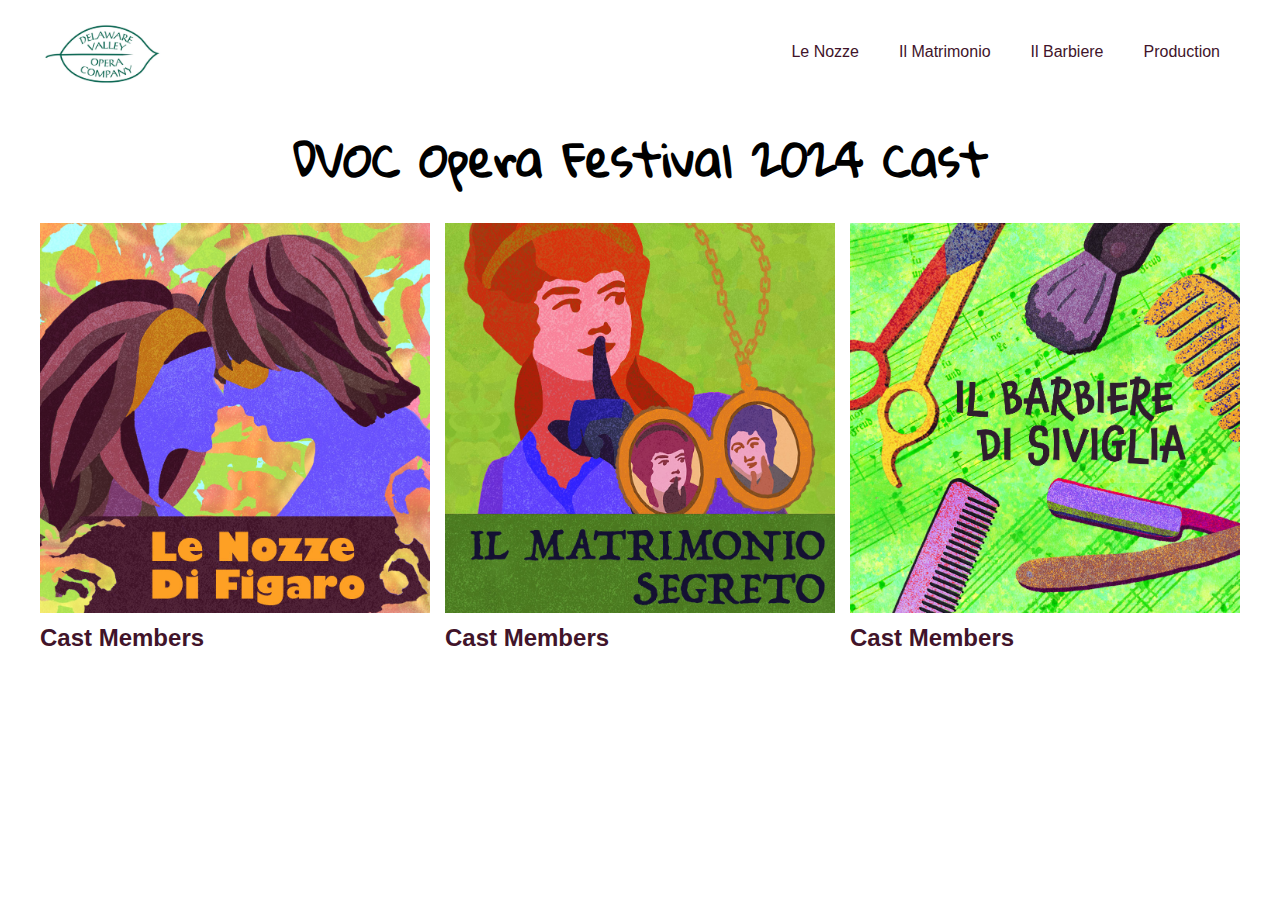
<file: index.html>
<!DOCTYPE html>
<html lang="en">
  <head>
    <meta charset="UTF-8" />
    <meta name="viewport" content="width=device-width, initial-scale=1.0" />
    <link rel="preconnect" href="https://fonts.googleapis.com" />
    <link rel="preconnect" href="https://fonts.gstatic.com" crossorigin />
    <link
      href="https://fonts.googleapis.com/css2?family=Gloria+Hallelujah&display=swap"
      rel="stylesheet"
    />
    <link rel="stylesheet" href="styles.css" />
    <title>Summer Opera Festival 2024 Cast</title>
  </head>
  <body>
    <div class="outer_container">
      <div class="navigation">
        <div class="logo_container"> <img class="logo" src="images/DVOC_Leaf_Logo.jpg" alt=""></div>
        <ul class="nav_flex">
            <!-- <li><a href="home.html"></a>Home</li> -->
            <li><a href="Figaro.html">Le Nozze</a></li>
            <li><a href="Secret_Marriage.html">Il Matrimonio</a></li>
            <li><a href="Barber.html">Il Barbiere</a></li>
            <li><a href="production.html">Production</a></li>
        </ul>

       </div>
      <h1 class="cast_header">DVOC Opera Festival 2024 Cast</h1>
      <div class="flex_container">
        <div class="figaro">
          <a href="Figaro.html"> <img class="main_picture_figaro" src="images/nozze.jpg" alt="" />
          <h2 class="cast_link"> Cast Members</h2></a>
        </div>
        <div class="secret">
          <a href="Secret_Marriage.html">
          <img class="main_picture_secret" src="images/secret-marriage.jpg" alt="" />
          <h2 class="cast_link"> Cast Members</h2></a>
        </div>
        <div class="barber">
          <a href="Barber.html">
          <img class="main_picture_barber" src="images/barber.jpg" alt="" />
          <h2 class="cast_link">Cast Members</h2></a>
        </div>
      </div>
    </div>
  </body>
</html>
</file>
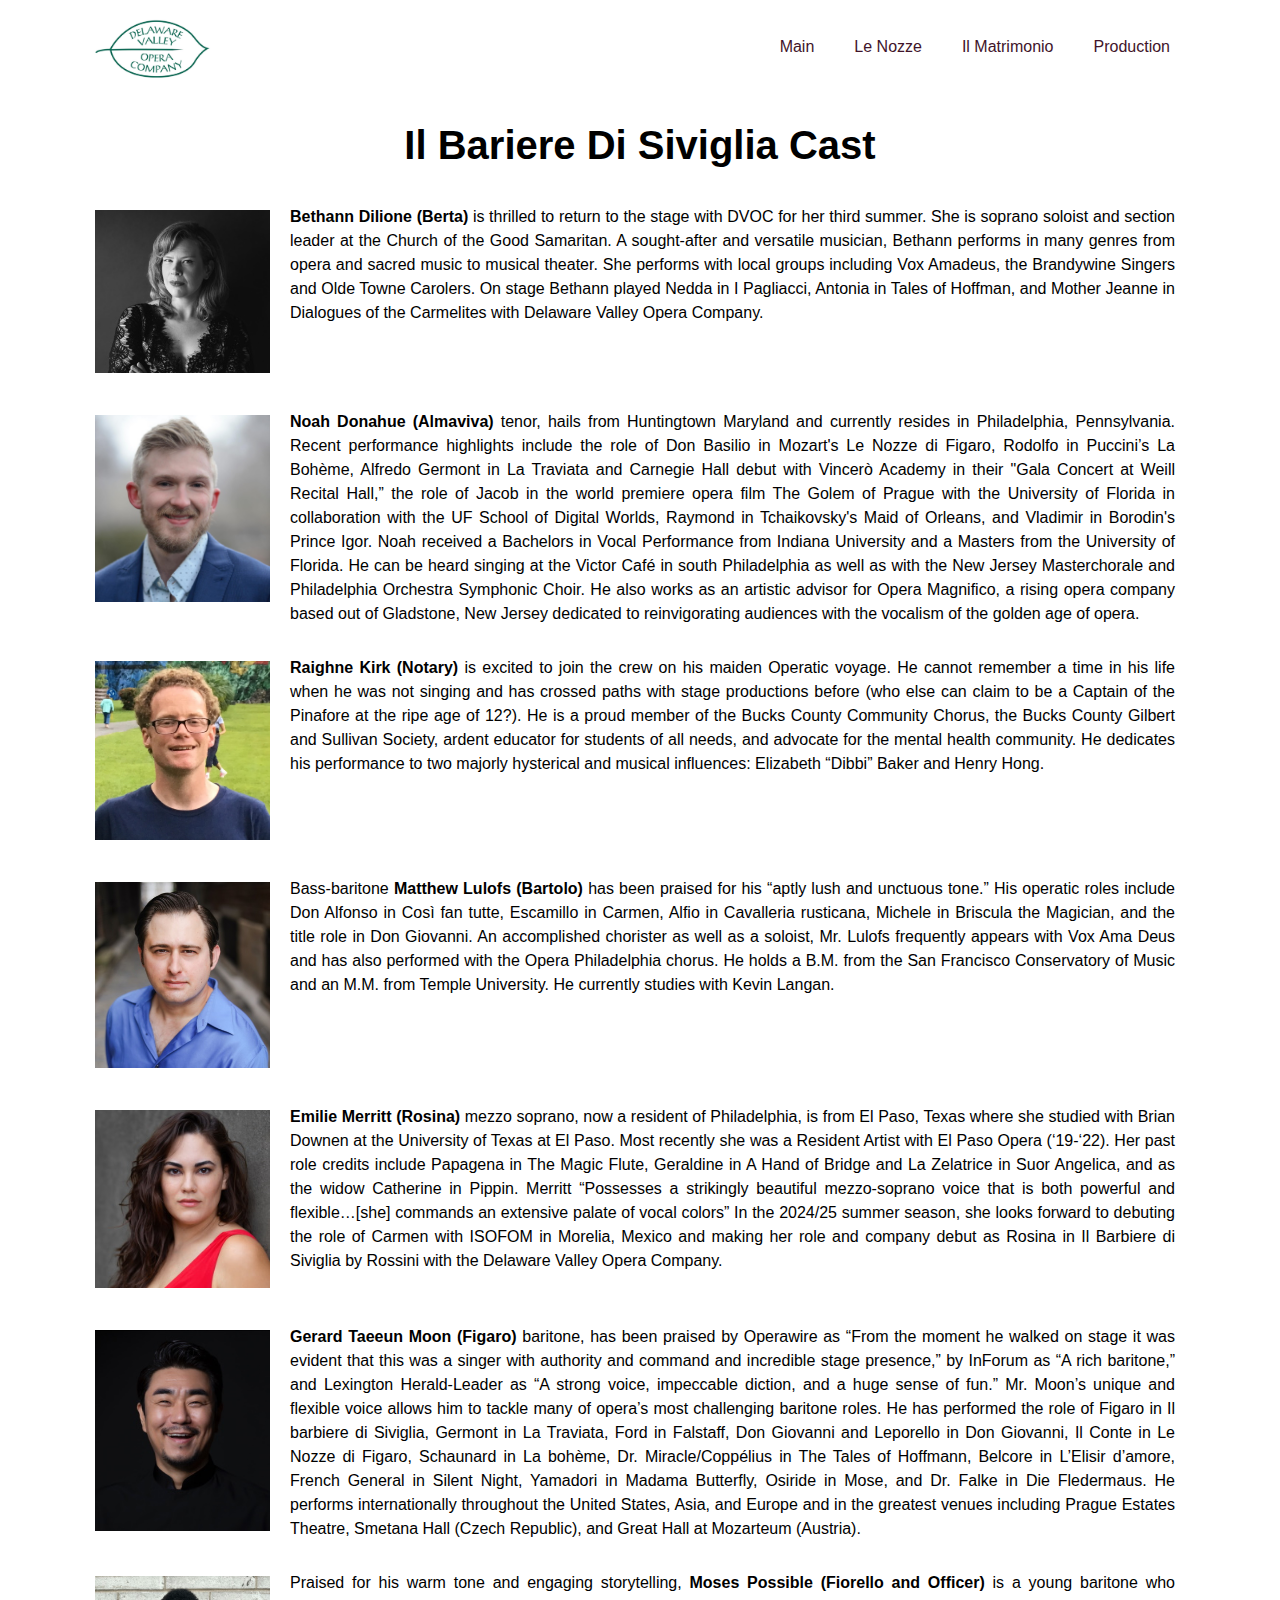
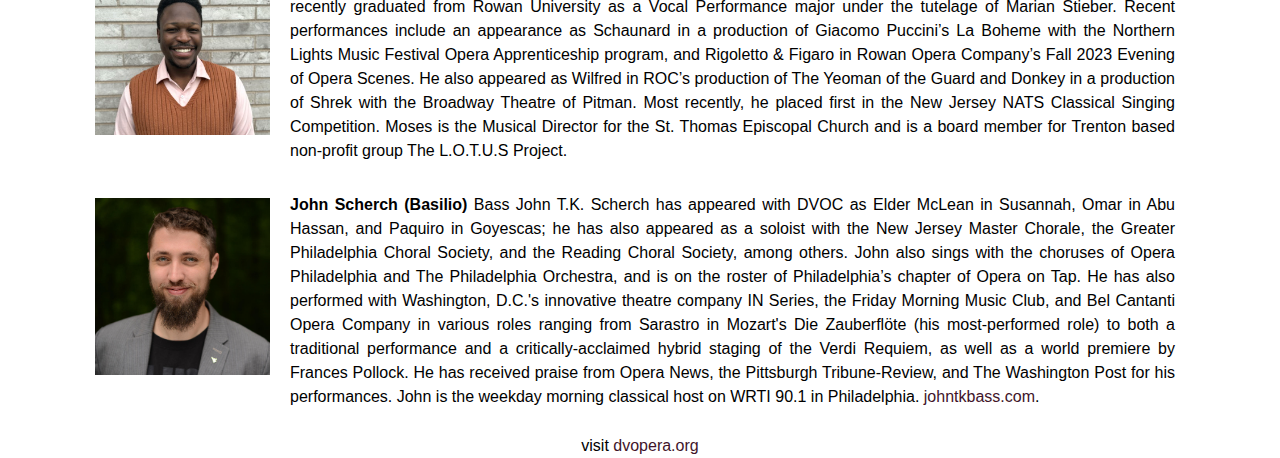
<file: Barber.html>
<!DOCTYPE html>
<html lang="en">
  <head>
    <meta charset="UTF-8" />
    <meta name="viewport" content="width=device-width, initial-scale=1.0" />
    <link rel="stylesheet" href="styles.css" />
    <title>Il Barbiere Di Siviglia Cast</title>
  </head>
  <body>
    <div class="wrapper">

      <div class="navigation">
        <div class="logo_container"> <img class="logo" src="images/DVOC_Leaf_Logo.jpg" alt=""></div>
        <ul class="nav_flex">
            <li><a href="index.html">Main</a></li>
            <li><a href="Figaro.html">Le Nozze</a></li>
            <li><a href="Secret_Marriage.html">Il Matrimonio</a></li>
            <!-- <li><a href="Barber.html">Barber</a></li> -->
            <li><a href="production.html">Production</a></li>
        </ul>     
       </div>

      <h1>Il Bariere Di Siviglia Cast</h1>
      <div class="flex_container_cast">
        <div class="cast">
          <div class="photo-container">
            <img class="photo" src="images/barber_cast/BethannDilione_crop.jpg" />
          </div>
          <div class="bio">
            <span>Bethann Dilione (Berta)</span> is thrilled to return to the stage with DVOC for her third summer. She is soprano soloist and section leader at the Church of the Good Samaritan. A sought-after and versatile musician, Bethann performs in many genres from opera and sacred music to musical theater. She performs with local groups including Vox Amadeus, the Brandywine Singers and Olde Towne Carolers. On stage Bethann played Nedda in I Pagliacci, Antonia in Tales of Hoffman, and Mother Jeanne in Dialogues of the Carmelites with Delaware Valley Opera Company. 

          </div>
        </div>


        <div class="cast">
          <div class="photo_container">
            <img class="photo" src="images/barber_cast/NoahDonahue_crop.jpg" />
          </div>
          <div class="bio">
            <span>Noah Donahue (Almaviva)</span>  tenor, hails from Huntingtown Maryland and currently resides in
            Philadelphia, Pennsylvania. Recent performance highlights include the role of Don Basilio in Mozart's Le Nozze di Figaro, Rodolfo in Puccini’s La Bohème, Alfredo Germont in La Traviata and Carnegie Hall debut with Vincerò Academy in their "Gala Concert at Weill Recital Hall,” the role of Jacob in the world premiere opera film The Golem of Prague with the University of Florida in collaboration with the UF School of Digital Worlds, Raymond in Tchaikovsky's Maid of Orleans, and Vladimir in Borodin's Prince Igor.
            Noah received a Bachelors in Vocal Performance from Indiana University and a Masters from the University of Florida. He can be heard singing at the Victor Café in south
            Philadelphia as well as with the New Jersey Masterchorale and Philadelphia Orchestra
            Symphonic Choir. He also works as an artistic advisor for Opera Magnifico, a rising opera company based out of Gladstone, New Jersey dedicated to reinvigorating audiences with the vocalism of the golden age of opera.
          </div>
        </div>


        <div class="cast">
          <div class="photo_container">
            <img class="photo" src="images/barber_cast/Raighne-Kirk-crop.jpg" />
          </div>
          <div class="bio">
            <span>Raighne Kirk (Notary)</span> is excited to join the crew on his maiden Operatic voyage. He cannot remember a time in his life when he was not singing and has crossed paths with stage productions before (who else can claim to be a Captain of the Pinafore at the ripe age of 12?). He is a proud member of the Bucks County Community Chorus, the Bucks County Gilbert and Sullivan Society, ardent educator for students of all needs, and advocate for the mental health community. He dedicates his performance to two majorly hysterical and musical influences: Elizabeth “Dibbi” Baker and Henry Hong.
          </div>
        </div>


        <div class="cast">
          <div class="photo_container">
            <img class="photo" src="images/barber_cast/MatthewLulofs_crop.jpg" />
          </div>
          <div class="bio">
            Bass-baritone<span> Matthew Lulofs (Bartolo)</span> has been praised for his “aptly lush and unctuous tone.” His operatic roles include Don Alfonso in Così fan tutte, Escamillo in Carmen, Alfio in Cavalleria rusticana, Michele in Briscula the Magician, and the title role in Don Giovanni. An accomplished chorister as well as a soloist, Mr. Lulofs frequently appears with Vox Ama Deus and has also performed with the Opera Philadelphia chorus. He holds a B.M. from the San Francisco Conservatory of Music and an M.M. from Temple University. He currently studies with Kevin Langan.
          </div>
        </div>

        <div class="cast">
          <div class="photo-container">
            <img class="photo" src="images/barber_cast/EmilieMerritt_crop.jpg" />
          </div>
          <div class="bio">
            <span>Emilie Merritt (Rosina)</span> mezzo soprano, now a resident of Philadelphia, is from El Paso, Texas where she studied with Brian Downen  at the University of Texas at El Paso. Most recently she was a Resident Artist with El Paso Opera  (‘19-‘22). Her past role credits include Papagena in The Magic Flute, Geraldine in A Hand of Bridge and La Zelatrice in Suor Angelica, and as the widow Catherine in Pippin. 
            Merritt “Possesses a strikingly beautiful mezzo-soprano voice that is both powerful and flexible…[she] commands an extensive palate of vocal colors” In the 2024/25 summer season, she looks forward to debuting the role of Carmen with ISOFOM in Morelia, Mexico and making her role and company debut as Rosina in Il Barbiere di Siviglia by Rossini with the Delaware Valley Opera Company. 
          </div>
        </div>



        <div class="cast">
          <div class="photo-container">
            <img class="photo" src="images/barber_cast/MoonTae-eun_crop.jpg" />
          </div>
          <div class="bio">
            <span>Gerard Taeeun Moon (Figaro)</span> baritone, has been praised by Operawire as “From the moment he walked on stage it was evident that this was a singer with authority and command and incredible stage presence,” by InForum as “A rich baritone,” and Lexington Herald-Leader as “A strong voice, impeccable diction, and a huge sense of fun.”
            Mr. Moon’s unique and flexible voice allows him to tackle many of opera’s most challenging baritone roles. He has performed the role of Figaro in Il barbiere di Siviglia, Germont in La Traviata, Ford in Falstaff, Don Giovanni and Leporello in Don Giovanni, Il Conte in Le Nozze di Figaro, Schaunard in La bohème, Dr. Miracle/Coppélius in The Tales of Hoffmann, Belcore in L’Elisir d’amore, French General in Silent Night, Yamadori in Madama Butterfly, Osiride in Mose, and Dr. Falke in Die Fledermaus.
            He performs internationally throughout the United States, Asia, and Europe and in the greatest venues including Prague Estates Theatre, Smetana Hall (Czech Republic), and Great Hall at Mozarteum (Austria).
          </div>
        </div>


        <div class="cast">
          <div class="photo_container">
            <img class="photo" src="images/barber_cast/MosesPossible_sml.jpg" />
          </div>
          <div class="bio">
            Praised for his warm tone and engaging storytelling, <span>Moses Possible (Fiorello and Officer)</span> is a young baritone who recently graduated from  Rowan University as a Vocal Performance major under the tutelage of Marian Stieber. Recent performances include an appearance as Schaunard in a production of Giacomo Puccini’s La Boheme with the Northern Lights Music Festival Opera Apprenticeship program, and Rigoletto & Figaro in Rowan Opera Company’s Fall 2023 Evening of Opera Scenes. He also appeared as Wilfred in ROC’s production of The Yeoman of the Guard and Donkey in a production of Shrek with the Broadway Theatre of Pitman. Most recently, he placed first in the New Jersey NATS Classical Singing Competition. Moses is the Musical Director for the St. Thomas Episcopal Church and is a board member for Trenton based non-profit group The L.O.T.U.S Project. 
          </div>
        </div>

        <div class="cast">
          <div class="photo-container">
            <img class="photo" src="images/barber_cast/JohnScherch_crop.png" />
          </div>
          <div class="bio">
            <span>John Scherch (Basilio)</span> Bass John T.K. Scherch has appeared with DVOC as Elder McLean in Susannah, Omar in Abu Hassan, and Paquiro in Goyescas; he has also appeared as a soloist with the New Jersey Master Chorale, the Greater Philadelphia Choral Society, and the Reading Choral Society, among others. John also sings with the choruses of Opera Philadelphia and The Philadelphia Orchestra, and is on the roster of Philadelphia’s chapter of Opera on Tap. He has also performed with Washington, D.C.'s innovative theatre company IN Series, the Friday Morning Music Club, and Bel Cantanti Opera Company in various roles ranging from Sarastro in Mozart's Die Zauberflöte (his most-performed role) to both a traditional performance and a critically-acclaimed hybrid staging of the Verdi Requiem, as well as a world premiere by Frances Pollock. He has received praise from Opera News, the Pittsburgh Tribune-Review, and The Washington Post for his performances. John is the weekday morning classical host on WRTI 90.1 in Philadelphia. <a href="https://www.johnscherch.com/bass-home/">johntkbass.com</a>.
          </div>
        </div>
<!-- 
        <div class="cast">
          <div class="photo_container">
            <img class="photo" src="img/Brenton_Mattox_crop.jpg" />
          </div>
          <div class="bio">
            <span>Lily Carmicheal (Chorus Director)</span> BIO.
          </div>
        </div> -->

     </div>   
   </div>

   <footer>visit <a href="http://dvopera.org">dvopera.org</a></footer>


  </body>
</html>
</file>
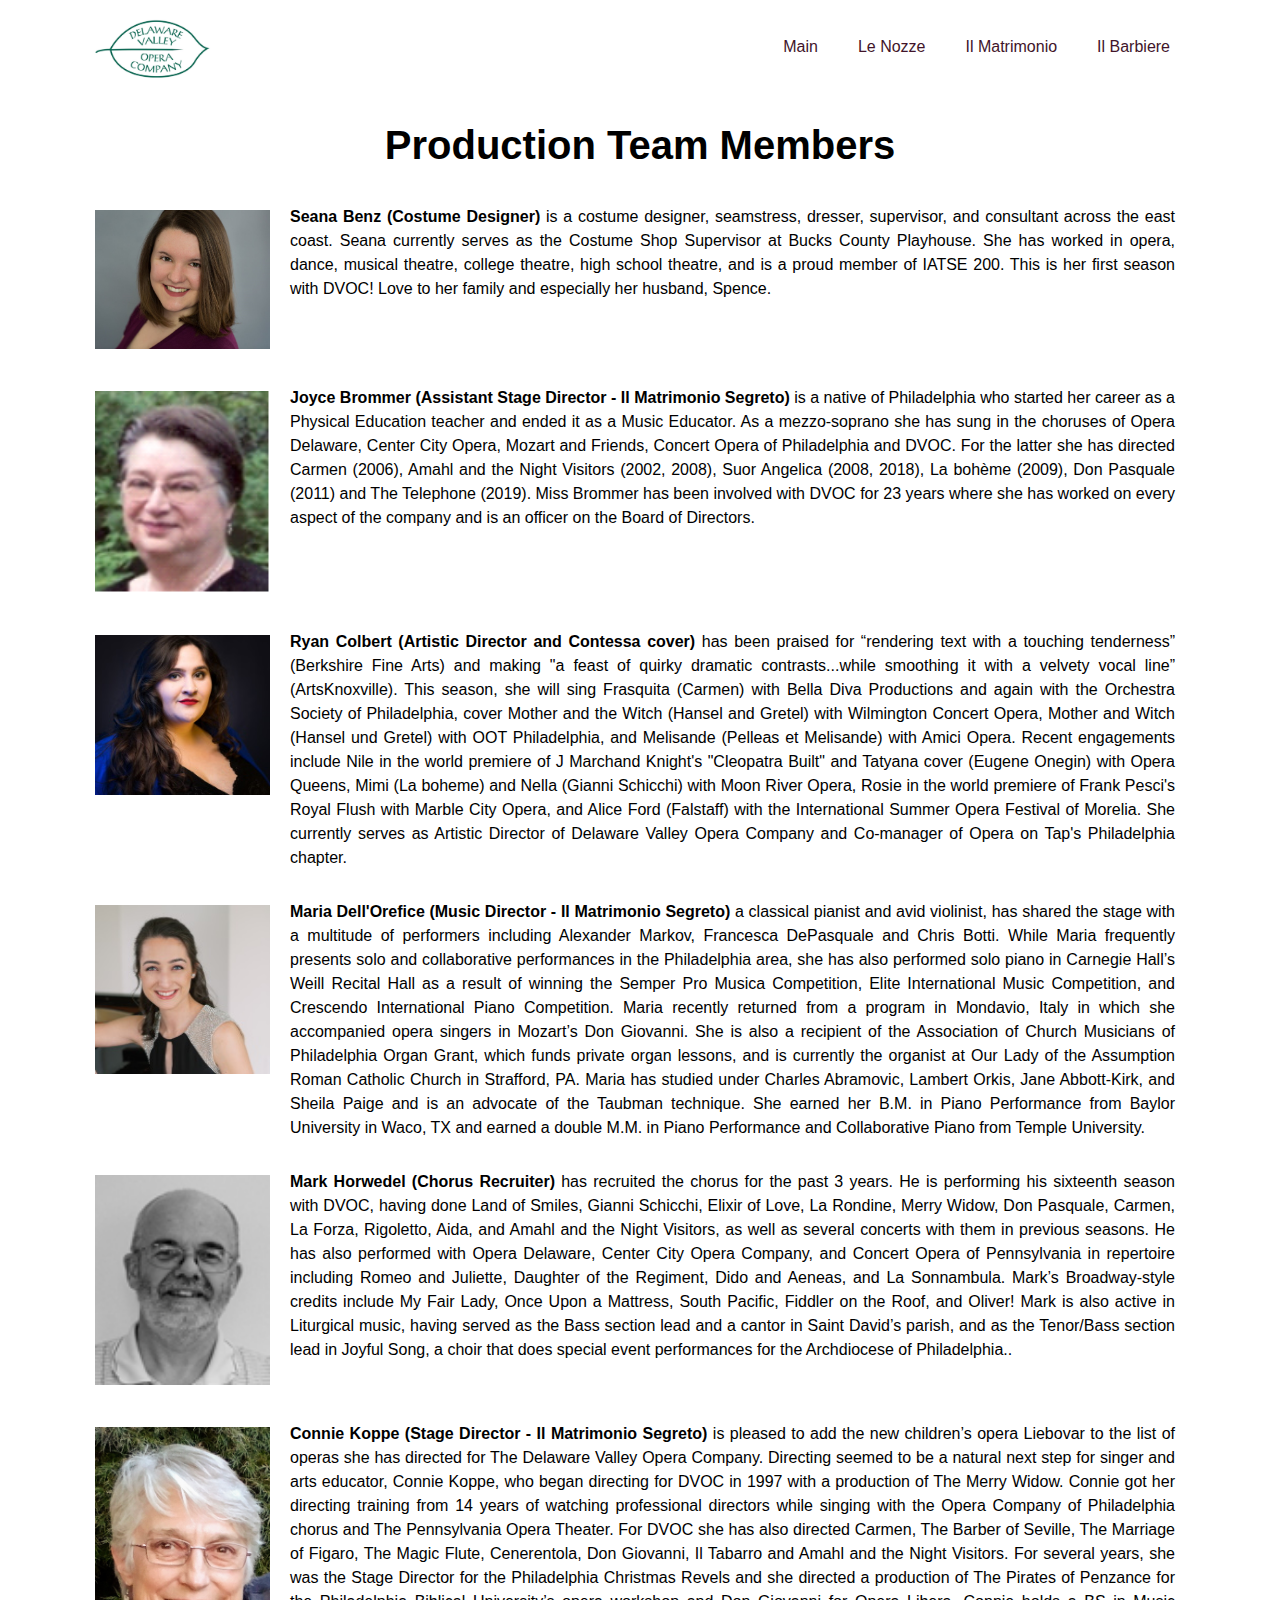
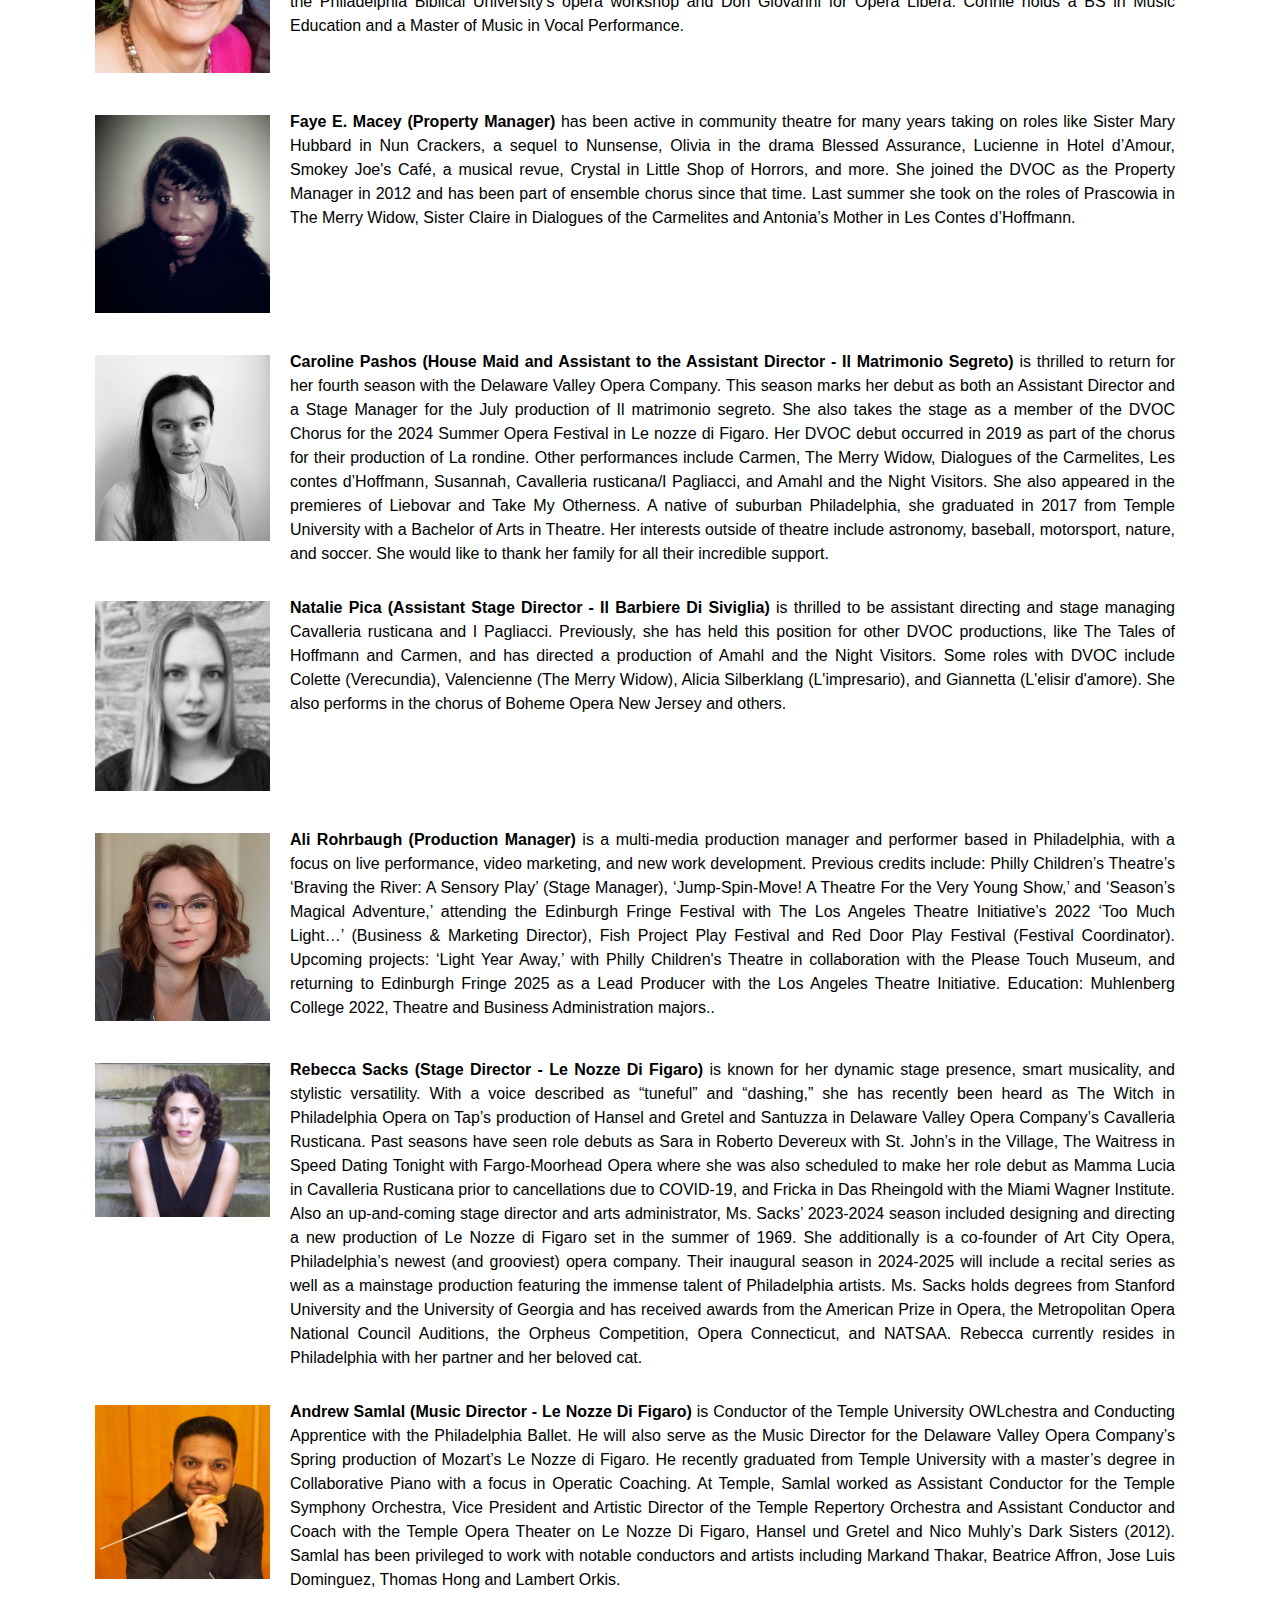
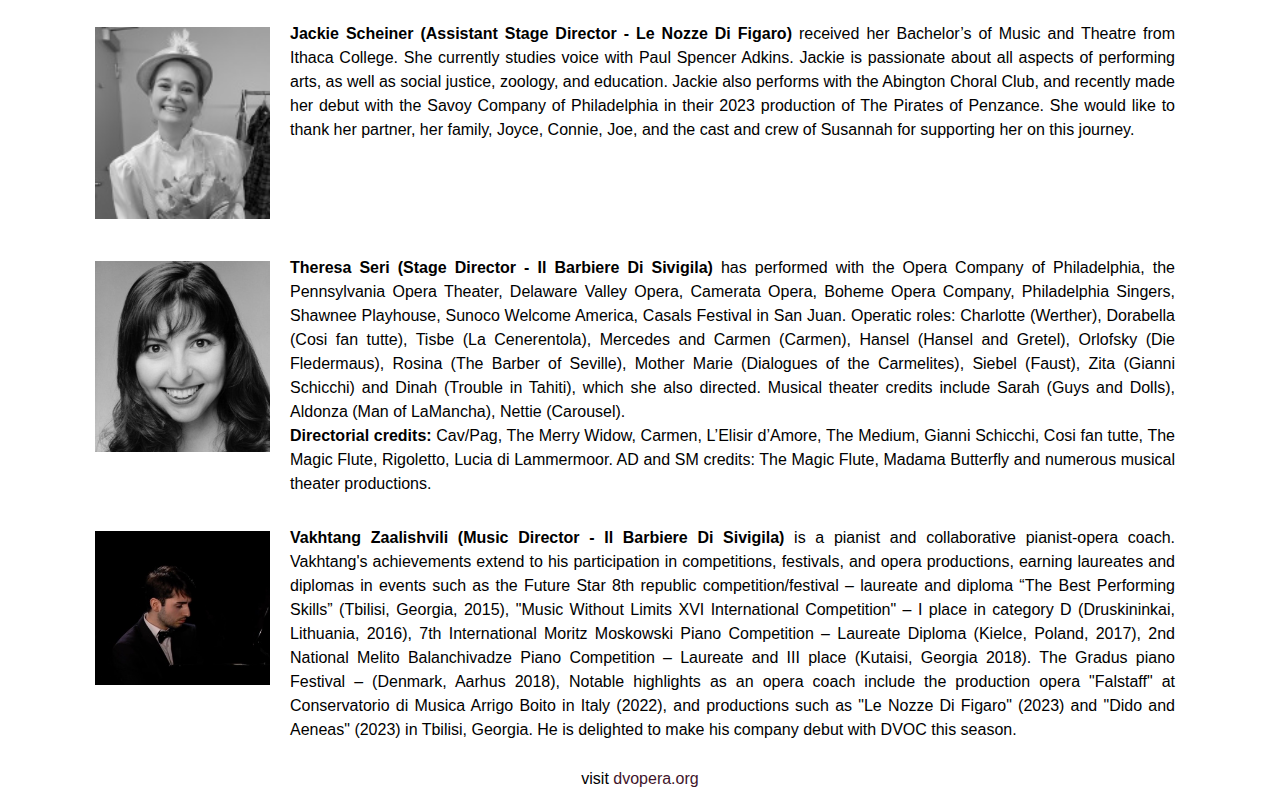
<file: production.html>
<!DOCTYPE html>
<html lang="en">
<head>
    <meta charset="UTF-8">
    <meta name="viewport" content="width=device-width, initial-scale=1.0">
    <link rel="stylesheet" href="styles.css">
    <title>Production Team</title>
</head>
<body>
    <div class="wrapper">
       <div class="navigation">
        <div class="logo_container"> <img class="logo" src="images/DVOC_Leaf_Logo.jpg" alt=""></div>
        <ul class="nav_flex">
            <li><a href="index.html">Main</a></li>
            <li><a href="Figaro.html">Le Nozze</a></li>
            <li><a href="Secret_Marriage.html">Il Matrimonio</a></li>
            <li><a href="Barber.html">Il Barbiere</a></li>
            <!-- <li><a href="production.html">Production Team</a></li> -->
        </ul>     
       </div>

        <h1>Production Team Members</h1>
        <div class="flex_container_cast">          
            
          <div class="cast">
            <div class="photo_container">
              <img class="photo" src="images/production/SeanaBenzheadshot2_sml.jpg" />
            </div>
            <div class="bio">
              <span>Seana Benz (Costume Designer)</span> is a costume designer, seamstress, dresser, supervisor, and consultant across the east coast. Seana currently serves as the Costume Shop Supervisor at Bucks County Playhouse. She has worked in opera, dance, musical theatre, college theatre, high school theatre, and is a proud member of IATSE 200. This is her first season with DVOC! Love to her family and especially her husband, Spence.
            </div>
          </div>
            
          <div class="cast">
            <div class="photo_container">
              <img class="photo" src="images/production/Joyce_Bommer.png" />
            </div>
            <div class="bio">
              <span>Joyce Brommer (Assistant Stage Director - Il Matrimonio Segreto) </span> is a native
              of Philadelphia who started her career as a Physical Education
              teacher and ended it as a Music Educator. As a mezzo-soprano she has
              sung in the choruses of Opera Delaware, Center City Opera, Mozart
              and Friends, Concert Opera of Philadelphia and DVOC. For the latter
              she has directed Carmen (2006), Amahl and the Night Visitors (2002,
              2008), Suor Angelica (2008, 2018), La bohème (2009), Don Pasquale
              (2011) and The Telephone (2019). Miss Brommer has been involved with
              DVOC for 23 years where she has worked on every aspect of the
              company and is an officer on the Board of Directors.
            </div>
          </div>
            
        <div class="cast">
            <div class="photo_container">
              <img class="photo" src="images/figaro_cast/RyanColbert_crop.jpg" />
            </div>
            <div class="bio">
              <span>Ryan Colbert (Artistic Director and Contessa cover)</span> has been praised for “rendering text with a touching tenderness” (Berkshire Fine Arts) and making "a feast of quirky dramatic contrasts...while smoothing it with a velvety vocal line” (ArtsKnoxville). This season, she will sing Frasquita (Carmen) with Bella Diva Productions and again with the Orchestra Society of Philadelphia, cover Mother and the Witch (Hansel and Gretel) with Wilmington Concert Opera, Mother and Witch (Hansel und Gretel) with OOT Philadelphia, and Melisande (Pelleas et Melisande) with Amici Opera. Recent engagements include Nile in the world premiere of J Marchand Knight's "Cleopatra Built" and Tatyana cover (Eugene Onegin) with Opera Queens, Mimi (La boheme) and Nella (Gianni Schicchi) with Moon River Opera, Rosie in the world premiere of Frank Pesci's Royal Flush with Marble City Opera, and Alice Ford (Falstaff) with the International Summer Opera Festival of Morelia. She currently serves as Artistic Director of Delaware Valley Opera Company and Co-manager of Opera on Tap's Philadelphia chapter.
            </div>
          </div>
          
           
          <div class="cast">
            <div class="photo_container">
              <img class="photo" src="images/production/MariaDellOrefice_crop.jpg" />
            </div>
            <div class="bio">
              <span>Maria Dell'Orefice (Music Director - Il Matrimonio Segreto)</span> a classical pianist and avid violinist, has shared the stage with a multitude of performers including Alexander Markov, Francesca DePasquale and Chris Botti. While Maria frequently presents solo and collaborative performances in the Philadelphia area, she has also performed solo piano in Carnegie Hall’s Weill Recital Hall as a result of winning the Semper Pro Musica Competition, Elite International Music Competition, and Crescendo International Piano Competition. Maria recently returned from a program in Mondavio, Italy in which she accompanied opera singers in Mozart’s Don Giovanni. She is also a recipient of the Association of Church Musicians of Philadelphia Organ Grant, which funds private organ lessons, and is currently the organist at Our Lady of the Assumption Roman Catholic Church in Strafford, PA. Maria has studied under Charles Abramovic, Lambert Orkis, Jane Abbott-Kirk, and Sheila Paige and is an advocate of the Taubman technique. She earned her B.M. in Piano Performance from Baylor University in Waco, TX and earned a double M.M. in Piano Performance and Collaborative Piano from Temple University.
            </div>
          </div>


  
          <div class="cast">
            <div class="photo_container">
              <img class="photo" src="images/production/MarkHorwedel.png" />
            </div>
            <div class="bio">
              <span>Mark Horwedel (Chorus Recruiter)</span> has recruited the chorus for the past 3 years. He is performing his sixteenth season with DVOC, having done Land of Smiles, Gianni Schicchi, Elixir of Love, La Rondine, Merry Widow, Don Pasquale, Carmen, La Forza, Rigoletto, Aida, and Amahl and the Night Visitors, as well as several concerts with them in previous seasons. He has also performed with Opera Delaware, Center City Opera Company, and Concert Opera of Pennsylvania in repertoire including Romeo and Juliette, Daughter of the Regiment, Dido and Aeneas, and La Sonnambula. Mark’s Broadway-style credits include My Fair Lady, Once Upon a Mattress, South Pacific, Fiddler on the Roof, and Oliver! Mark is also active in Liturgical music, having served as the Bass section lead and a cantor in Saint David’s parish, and as the Tenor/Bass section lead in Joyful Song, a choir that does special event performances for the Archdiocese of Philadelphia..
            </div>
          </div>



          <div class="cast">
            <div class="photo_container">
              <img class="photo" src="images/production/Connie-Koppe_newer.jpg" />
            </div>
            <div class="bio">
              <span>Connie Koppe (Stage Director - Il Matrimonio Segreto)</span> is pleased to add the new children’s opera Liebovar to the list of operas she has directed for The Delaware Valley Opera Company. Directing seemed to be a natural next step for singer and arts educator, Connie Koppe, who began directing for DVOC in 1997 with a production of The Merry Widow. Connie got her directing training from 14 years of watching professional directors while singing with the Opera Company of Philadelphia chorus and The Pennsylvania Opera Theater. For DVOC she has also directed Carmen, The Barber of Seville, The Marriage of Figaro, The Magic Flute, Cenerentola, Don Giovanni, Il Tabarro and Amahl and the Night Visitors. For several years, she was the Stage Director for the Philadelphia Christmas Revels and she directed a production of The Pirates of Penzance for the Philadelphia Biblical University’s opera workshop and Don Giovanni for Opera Libera. Connie holds a BS in Music Education and a Master of Music in Vocal Performance. 
            </div>
          </div>

  
          <div class="cast">
            <div class="photo_container">
              <img class="photo" src="images/production/Faye Macey.png" />
            </div>
            <div class="bio">
              <span>Faye E. Macey (Property Manager)</span> has been active in community theatre for many years taking on roles like Sister Mary Hubbard in Nun Crackers, a sequel to Nunsense, Olivia in the drama Blessed Assurance, Lucienne in Hotel d’Amour, Smokey Joe's Café, a musical revue, Crystal in Little Shop of Horrors, and more. She joined the DVOC as the Property Manager in 2012 and has been part of ensemble chorus since that time. Last summer she took on the roles of Prascowia in The Merry Widow, Sister Claire in Dialogues of the Carmelites and Antonia’s Mother in Les Contes d’Hoffmann.
            </div>
          </div>

          
          <div class="cast">
            <div class="photo_container">
              <img class="photo" src="images/matrimonio_cast/CarolinePashos_crop.jpg" />
            </div>
            <div class="bio">
              <span>Caroline Pashos (House Maid and Assistant to the Assistant Director - Il Matrimonio Segreto)</span> is thrilled to return for her fourth season with the Delaware Valley Opera Company. This season marks her debut as both an Assistant Director and a Stage Manager for the July production of Il matrimonio segreto. She also takes the stage as a member of the DVOC Chorus for the 2024 Summer Opera Festival in Le nozze di Figaro. Her DVOC debut occurred in 2019 as part of the chorus for their production of La rondine. Other performances include Carmen, The Merry Widow, Dialogues of the Carmelites, Les contes d’Hoffmann, Susannah, Cavalleria rusticana/I Pagliacci, and Amahl and the Night Visitors. She also appeared in the premieres of Liebovar and Take My Otherness. A native of suburban Philadelphia, she graduated in 2017 from Temple University with a Bachelor of Arts in Theatre. Her interests outside of theatre include astronomy, baseball, motorsport, nature, and soccer. She would like to thank her family for all their incredible support. 
            </div>
          </div>


          <div class="cast">
            <div class="photo_container">
              <img class="photo" src="images/production/NataliePica_crop.jpg" />
            </div>
            <div class="bio">
              <span>Natalie Pica (Assistant Stage Director - Il Barbiere Di Siviglia)</span> is thrilled to be assistant directing and stage managing Cavalleria rusticana and I Pagliacci. Previously, she has held this position for other DVOC productions, like The  Tales of Hoffmann and Carmen, and has directed a production of Amahl and the Night Visitors. Some roles with DVOC include Colette (Verecundia), Valencienne (The Merry Widow), Alicia Silberklang (L'impresario), and Giannetta (L'elisir d'amore). She also performs in the chorus of Boheme Opera New Jersey and others.
            </div>
          </div>

  
          <div class="cast">
            <div class="photo_container">
              <img class="photo" src="images/production/Ali_Rohrbaugh_HS_crop.jpg" />
            </div>
            <div class="bio">
              <span>Ali Rohrbaugh (Production Manager)</span> is a multi-media production manager and performer based in Philadelphia, with a focus on live performance, video marketing, and new work development. Previous credits include: Philly Children’s Theatre’s ‘Braving the River: A Sensory Play’ (Stage Manager), ‘Jump-Spin-Move! A Theatre For the Very Young Show,’ and ‘Season’s Magical Adventure,’ attending the Edinburgh Fringe Festival with The Los Angeles Theatre Initiative’s 2022 ‘Too Much Light…’ (Business & Marketing Director), Fish Project Play Festival and Red Door Play Festival (Festival Coordinator). Upcoming projects: ‘Light Year Away,’ with Philly Children's Theatre in collaboration with the Please Touch Museum, and returning to Edinburgh Fringe 2025 as a Lead Producer with the Los Angeles Theatre Initiative. Education: Muhlenberg College 2022, Theatre and Business Administration majors..
            </div>
          </div>

          <div class="cast">
            <div class="photo_container">
              <img class="photo" src="images/production/Sacks_Rebecca_Headshot_crop.jpg" />
            </div>
            <div class="bio">
              <span>Rebecca Sacks (Stage Director - Le Nozze Di Figaro)</span> is known for her dynamic stage presence, smart musicality, and stylistic versatility. With a voice described as “tuneful” and “dashing,” she has recently been heard as The Witch in Philadelphia Opera on Tap’s production of Hansel and Gretel and Santuzza in Delaware Valley Opera Company’s Cavalleria Rusticana.  Past seasons have seen role debuts as Sara in Roberto Devereux with St. John’s in the Village, The Waitress in  Speed Dating Tonight  with Fargo-Moorhead Opera where she was also scheduled to make her role debut as Mamma Lucia in Cavalleria Rusticana prior to cancellations due to COVID-19, and Fricka in Das Rheingold with the Miami Wagner Institute. 
              Also an up-and-coming stage director and arts administrator, Ms. Sacks’ 2023-2024 season included designing and directing a new production of Le Nozze di Figaro set in the summer of 1969. She additionally is a co-founder of Art City Opera, Philadelphia’s newest (and grooviest) opera company. Their inaugural season in 2024-2025 will include a recital series as well as a mainstage production featuring the immense talent of Philadelphia artists.
              Ms. Sacks holds degrees from Stanford University and the University of Georgia and has received awards from the American Prize in Opera, the Metropolitan Opera National Council Auditions, the Orpheus Competition, Opera Connecticut, and NATSAA. Rebecca currently resides in Philadelphia with her partner and her beloved cat.
            </div>
          </div>

  
          <div class="cast">
            <div class="photo_container">
              <img class="photo" src="images/production/AndrewSamlal-Color.jpg" />
            </div>
            <div class="bio">
              <span>Andrew Samlal (Music Director - Le Nozze Di Figaro)</span> is Conductor of the Temple University OWLchestra and Conducting Apprentice with the Philadelphia Ballet. He will also serve as the Music Director for the Delaware Valley Opera Company’s Spring production of Mozart’s Le Nozze di Figaro. He recently graduated from Temple University with a master’s degree in Collaborative Piano with a focus in Operatic Coaching. At Temple, Samlal worked as Assistant Conductor for the Temple Symphony Orchestra, Vice President and Artistic Director of the Temple Repertory Orchestra and Assistant Conductor and Coach with the Temple Opera Theater on Le Nozze Di Figaro, Hansel und Gretel and Nico Muhly’s Dark Sisters (2012). Samlal has been privileged to work with notable conductors and artists including Markand Thakar, Beatrice Affron, Jose Luis Dominguez, Thomas Hong and Lambert Orkis.  
              
            </div>
          </div>

          <div class="cast">
            <div class="photo_container">
              <img class="photo" src="images/production/JackieScheiner_crop.jpg" />
            </div>
            <div class="bio">
              <span>Jackie Scheiner (Assistant Stage Director - Le Nozze Di Figaro)</span> received her Bachelor’s of Music and Theatre from Ithaca  College. She currently studies voice with Paul Spencer Adkins. Jackie is passionate about all aspects of performing arts, as well as social justice, zoology, and education. Jackie also performs with the Abington Choral Club, and recently made her debut with the Savoy Company of Philadelphia in their 2023 production of The Pirates of Penzance. She would like to thank her partner, her family, Joyce, Connie, Joe, and the cast and crew of Susannah for supporting her on this journey.
            </div>
          </div>

          
  
          <div class="cast">
            <div class="photo_container">
              <img class="photo" src="images/production/TerrySheri_crop.jpg" />
            </div>
            <div class="bio">
              <span>Theresa Seri (Stage Director - Il Barbiere Di Sivigila)</span> has performed
              with the Opera Company of Philadelphia, the Pennsylvania Opera
              Theater, Delaware Valley Opera, Camerata Opera, Boheme Opera
              Company, Philadelphia Singers, Shawnee Playhouse, Sunoco Welcome
              America, Casals Festival in San Juan. Operatic roles: Charlotte
              (Werther), Dorabella (Cosi fan tutte), Tisbe (La Cenerentola),
              Mercedes and Carmen (Carmen), Hansel (Hansel and Gretel), Orlofsky
              (Die Fledermaus), Rosina (The Barber of Seville), Mother Marie
              (Dialogues of the Carmelites), Siebel (Faust), Zita (Gianni Schicchi)
              and Dinah (Trouble in Tahiti), which she also directed. Musical theater
              credits include Sarah (Guys and Dolls), Aldonza (Man of LaMancha),
              Nettie (Carousel).
              <p><span>Directorial credits:</span> Cav/Pag, The Merry Widow, Carmen, L’Elisir
                d’Amore, The Medium, Gianni Schicchi, Cosi fan tutte, The Magic
                Flute, Rigoletto, Lucia di Lammermoor. AD and SM credits: The
                Magic Flute, Madama Butterfly and numerous musical theater
                productions.</p>
            </div>
          </div>

  
          <div class="cast">
            <div class="photo_container">
              <img class="photo" src="images/production/Vakhtang.jpg" />
            </div>
            <div class="bio">
              <span>Vakhtang Zaalishvili (Music Director - Il Barbiere Di Sivigila)</span> is a pianist and collaborative pianist-opera coach. Vakhtang's achievements extend to his participation in competitions, festivals, and opera productions, earning laureates and diplomas in events such as the Future Star 8th republic competition/festival – laureate and diploma “The Best Performing Skills” (Tbilisi, Georgia, 2015), "Music Without Limits XVI International Competition" – I place in category D (Druskininkai, Lithuania, 2016), 7th International Moritz Moskowski Piano Competition – Laureate Diploma (Kielce, Poland, 2017), 2nd National Melito Balanchivadze Piano Competition – Laureate and III place (Kutaisi, Georgia 2018). The Gradus piano Festival – (Denmark, Aarhus 2018), Notable highlights as an opera coach include the production opera "Falstaff" at Conservatorio di Musica Arrigo Boito in Italy (2022), and productions such as "Le Nozze Di Figaro" (2023) and "Dido and Aeneas" (2023) in Tbilisi, Georgia. He is delighted to make his company debut with DVOC this season.
            </div>
          </div>
  




       </div>   
      </div> <!-- Outer div container end-->

    

  <!-- 
          <div class="cast">
            <div class="photo_container">
              <img class="photo" src="img/Brenton_Mattox_crop.jpg" />
            </div>
            <div class="bio">
              <span>Lily Carmicheal (Chorus Director)</span> BIO.
            </div>
          </div> -->
  
       </div>   
     </div>
  
     <footer>visit <a href="http://dvopera.org">dvopera.org</a></footer>
  
</body>
</html>
</file>
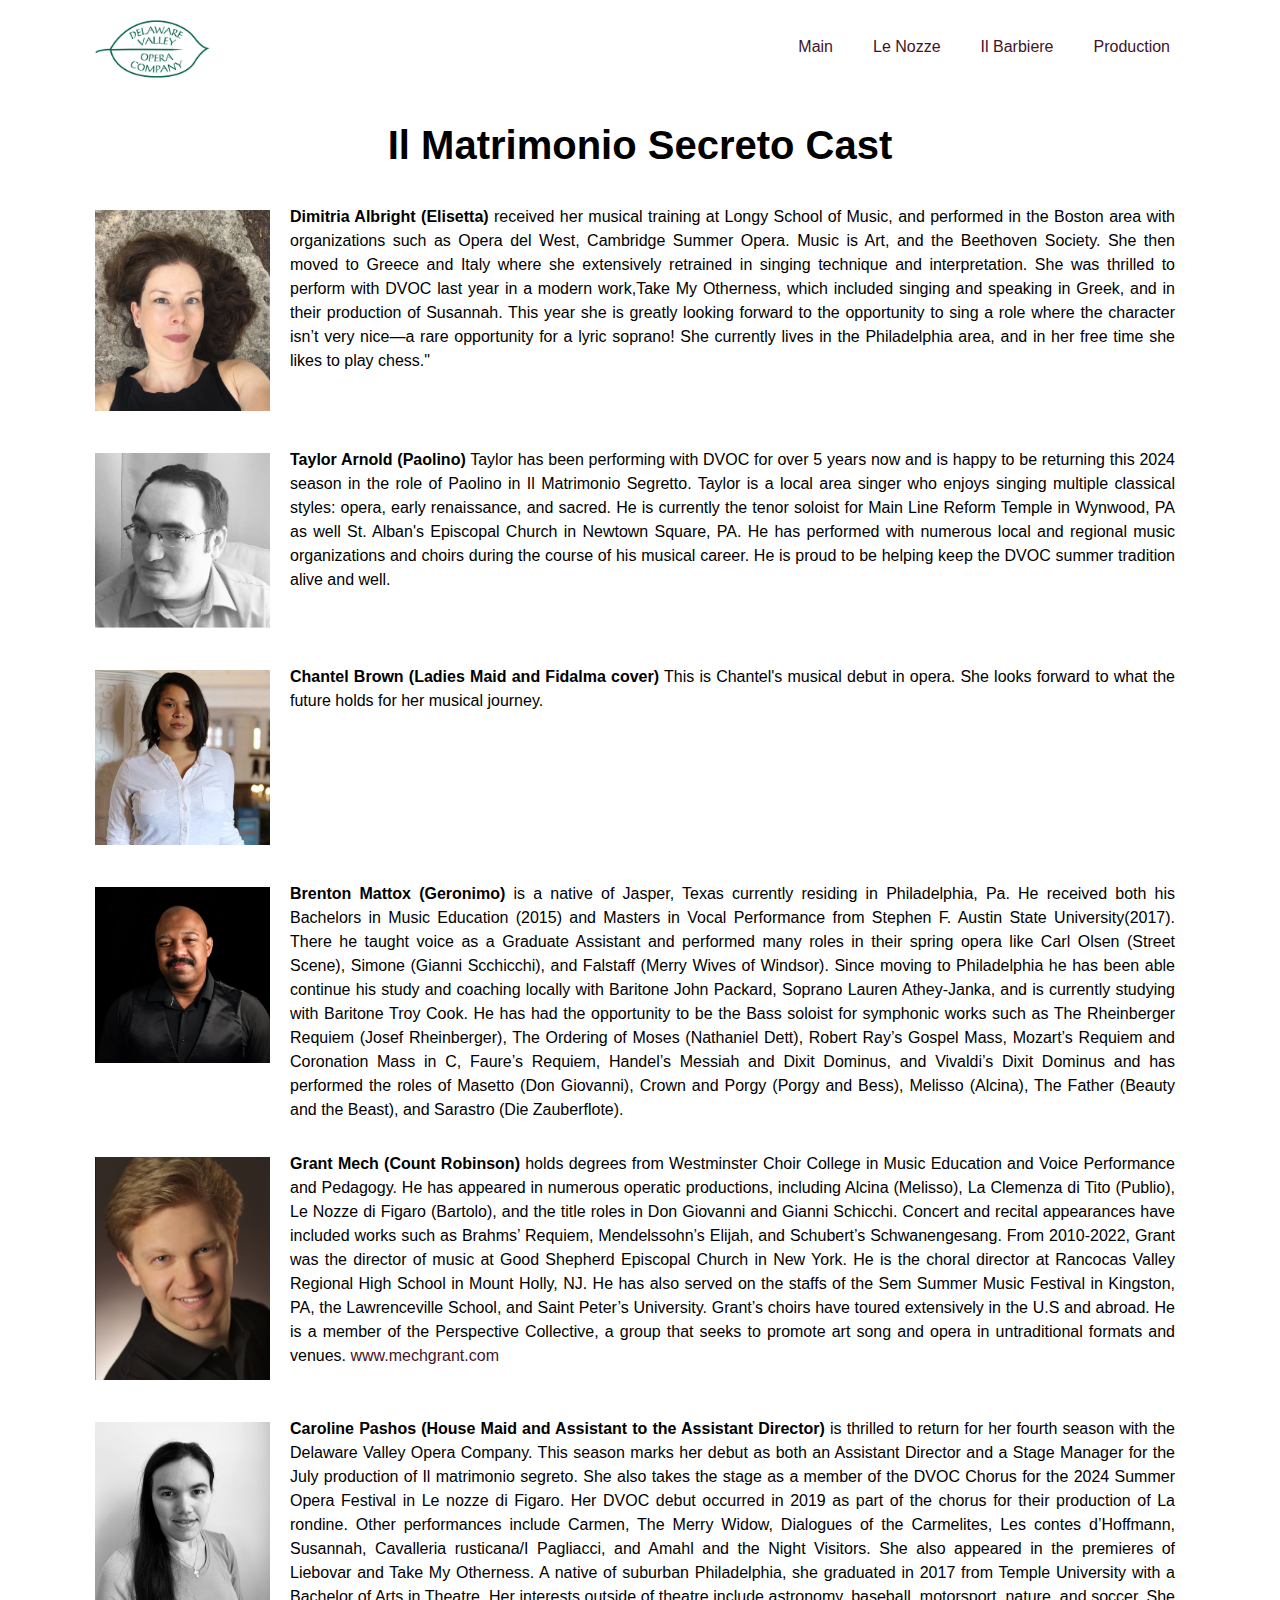
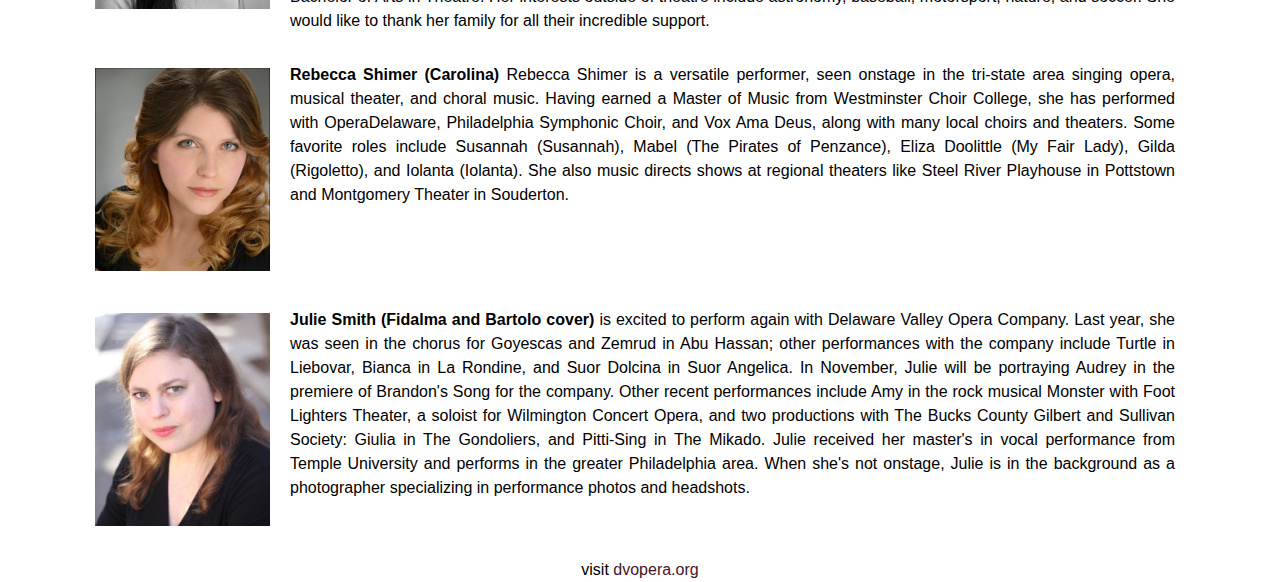
<file: Secret_Marriage.html>
<!DOCTYPE html>
<html lang="en">
  <head>
    <meta charset="UTF-8" />
    <meta name="viewport" content="width=device-width, initial-scale=1.0" />
    <link rel="stylesheet" href="styles.css" />
    <title>Il Matrimonio Secreto</title>
  </head>
  <body>
    <div class="wrapper">
 
      <div class="navigation">
        <div class="logo_container"> <img class="logo" src="images/DVOC_Leaf_Logo.jpg" alt=""></div>
        <ul class="nav_flex">
            <li><a href="index.html">Main</a></li>
            <li><a href="Figaro.html">Le Nozze</a></li>
            <!-- <li><a href="Secret_Marriage.html">Il Matrimonio</a></li> -->
            <li><a href="Barber.html">Il Barbiere</a></li>
            <li><a href="production.html">Production</a></li>
        </ul>     
       </div>

      <h1>Il Matrimonio Secreto Cast </h1>
      <div class="flex_container_cast">
        

        <div class="cast">
          <div class="photo-container">
            <img class="photo" src="images/matrimonio_cast/DimitriaAlbright.jpg" />
          </div>
          <div class="bio">
            <span>Dimitria Albright (Elisetta)</span> received her musical training at Longy School of Music, and performed in the Boston area with organizations such as Opera del West, Cambridge Summer Opera. Music is Art, and the Beethoven Society. She then moved to Greece and Italy where she extensively retrained in singing technique and interpretation.

            She was thrilled to perform with DVOC last year in a modern work,Take My Otherness, which included singing and speaking in Greek, and in their production of Susannah. This year she is greatly looking forward to the opportunity to sing a role where the character isn’t very nice—a rare opportunity for a lyric soprano!
            
            She currently lives in the Philadelphia area, and in her free time she likes to play chess."
          </div>
        </div>


        <div class="cast">
          <div class="photo_container">
            <img class="photo" src="images/matrimonio_cast/TaylorArnold.jpg" />
          </div>
          <div class="bio">
            <span>Taylor Arnold (Paolino)</span> Taylor has been performing with DVOC for over 5 years now and is happy to be returning this 2024 season in the role of Paolino in Il Matrimonio Segretto. Taylor is a local area singer who enjoys singing multiple classical styles: opera, early renaissance, and sacred. He is currently the tenor soloist for Main Line Reform Temple in Wynwood, PA as well St. Alban's Episcopal Church in Newtown Square, PA. He has performed with numerous local and regional music organizations and choirs during the course of his musical career. He is proud to be helping keep the DVOC summer tradition alive and well. 
          </div>
        </div>


        <div class="cast">
          <div class="photo_container">
            <img class="photo" src="images/matrimonio_cast/Chantel Brown.png" />
          </div>
          <div class="bio">
            <span>Chantel Brown (Ladies Maid and Fidalma cover)</span> This is Chantel's musical debut in opera. She looks forward to what the future holds for her musical journey. 
          </div>
        </div>


        <div class="cast">
          <div class="photo-container">
            <img class="photo" src="images/matrimonio_cast/BrentonMattox_crop.jpg" />
          </div>
          <div class="bio">
            <span>Brenton Mattox (Geronimo)</span>  is a native of Jasper, Texas currently residing in Philadelphia, Pa. He received both his Bachelors in Music Education (2015) and Masters in Vocal Performance from Stephen F. Austin State University(2017). There he taught voice as a Graduate Assistant and performed many roles in their spring opera like Carl Olsen (Street Scene), Simone (Gianni Scchicchi), and Falstaff (Merry Wives of Windsor). Since moving to Philadelphia he has been able continue his study and coaching locally with Baritone John Packard, Soprano Lauren Athey-Janka, and is currently studying with Baritone Troy Cook. He has had the opportunity to be the Bass soloist for symphonic works such as The Rheinberger Requiem (Josef Rheinberger), The Ordering of Moses (Nathaniel Dett), Robert Ray’s Gospel Mass, Mozart’s Requiem and Coronation Mass in C, Faure’s Requiem, Handel’s Messiah and Dixit Dominus, and Vivaldi’s Dixit Dominus and has performed the roles of Masetto (Don Giovanni), Crown and Porgy (Porgy and Bess), Melisso (Alcina), The Father (Beauty and the Beast), and Sarastro (Die Zauberflote).
          </div>
        </div>


        <div class="cast">
          <div class="photo_container">
            <img class="photo" src="images/matrimonio_cast/Grant Mech_crop.jpg" />
          </div>
          <div class="bio">
            <span>Grant Mech (Count Robinson)</span> holds degrees from Westminster Choir College in Music Education and Voice Performance and Pedagogy. He has appeared in numerous operatic productions, including Alcina (Melisso), La Clemenza di Tito (Publio), Le Nozze di Figaro (Bartolo), and the title roles in Don Giovanni and Gianni Schicchi.  Concert and recital appearances have included works such as Brahms’ Requiem, Mendelssohn’s Elijah, and Schubert’s Schwanengesang.  From 2010-2022, Grant was the director of music at Good Shepherd Episcopal Church in New York.  He is the choral director at Rancocas Valley Regional High School in Mount Holly, NJ. He has also served on the staffs of the Sem Summer Music Festival in Kingston, PA, the Lawrenceville School, and Saint Peter’s University.  Grant’s choirs have toured extensively in the U.S and abroad.  He is a member of the Perspective Collective, a group that seeks to promote art song and opera in untraditional formats and venues.    <a href="http://www.mechgrant.com">www.mechgrant.com</a>
          </div>
        </div>

        

        <div class="cast">
          <div class="photo_container">
            <img class="photo" src="images/matrimonio_cast/CarolinePashos_crop.jpg" />
          </div>
          <div class="bio">
            <span>Caroline Pashos (House Maid and Assistant to the Assistant Director)</span> is thrilled to return for her fourth season with the Delaware Valley Opera Company. This season marks her debut as both an Assistant Director and a Stage Manager for the July production of Il matrimonio segreto. She also takes the stage as a member of the DVOC Chorus for the 2024 Summer Opera Festival in Le nozze di Figaro. Her DVOC debut occurred in 2019 as part of the chorus for their production of La rondine. Other performances include Carmen, The Merry Widow, Dialogues of the Carmelites, Les contes d’Hoffmann, Susannah, Cavalleria rusticana/I Pagliacci, and Amahl and the Night Visitors. She also appeared in the premieres of Liebovar and Take My Otherness. A native of suburban Philadelphia, she graduated in 2017 from Temple University with a Bachelor of Arts in Theatre. Her interests outside of theatre include astronomy, baseball, motorsport, nature, and soccer. She would like to thank her family for all their incredible support. 
          </div>
        </div>

        <div class="cast">
          <div class="photo-container">
            <img class="photo" src="images/matrimonio_cast/RebeccaShimer_crop.jpg" />
          </div>
          <div class="bio">
            <span>Rebecca Shimer (Carolina)</span> Rebecca Shimer is a versatile performer, seen onstage in the tri-state area singing
            opera, musical theater, and choral music. Having earned a Master of Music from Westminster
            Choir College, she has performed with OperaDelaware, Philadelphia Symphonic Choir, and Vox
            Ama Deus, along with many local choirs and theaters. Some favorite roles include Susannah (Susannah), Mabel (The Pirates of Penzance), Eliza Doolittle (My Fair Lady), Gilda (Rigoletto), and Iolanta (Iolanta). She also music directs shows at regional theaters like Steel River Playhouse in Pottstown and Montgomery Theater in Souderton.
          </div>
        </div>
        

        <div class="cast">
          <div class="photo_container">
            <img class="photo" src="images/matrimonio_cast/JulieSmith.jpg" />
          </div>
          <div class="bio">
            <span>Julie Smith (Fidalma and Bartolo cover)</span> is excited to perform again with Delaware Valley Opera Company.  Last year, she was seen in the chorus for Goyescas and Zemrud in Abu Hassan; other performances with the company include Turtle in Liebovar, Bianca in La Rondine, and Suor Dolcina in Suor Angelica.  In November, Julie will be portraying Audrey in the premiere of Brandon's Song for the company.  Other recent performances include Amy in the rock musical Monster with Foot Lighters Theater, a soloist for Wilmington Concert Opera, and two productions with The Bucks County Gilbert and Sullivan Society: Giulia in The Gondoliers, and Pitti-Sing in The Mikado.  Julie received her master's in vocal performance from Temple University and performs in the greater Philadelphia area.  When she's not onstage, Julie is in the background as a photographer specializing in performance photos and headshots.
          </div>
        </div>

<!-- 
        <div class="cast">
          <div class="photo_container">
            <img class="photo" src="img/Brenton_Mattox_crop.jpg" />
          </div>
          <div class="bio">
            <span>Lily Carmicheal (Chorus Director)</span> BIO.
          </div>
        </div> -->

        <footer>visit <a href="http://dvopera.org">dvopera.org</a></footer>
  </body>
</html>
</file>
<file: styles.css>
* {
  box-sizing: border-box;
  margin: 0;
  padding: 0;
  line-height: 1.5;
  font-family: "Montserrat", sans-serif;
  font-size: 16px;
  cursor: pointer;
}

img {
  width: 100%;
}

.outer_container {
  height: 50vh;
  width: 1200px;
  margin: auto;
  padding-top: 5px;
}

.flex_container {
  display: flex;
  flex-direction: row;
  gap: 15px;
  /* flex-wrap: wrap; */
}

/* font styles */

.gloria-hallelujah-regular {
  font-family: "Gloria Hallelujah", cursive;
  font-weight: 400;
  font-style: normal;
}
.cast_header {
  font-size: 45px;
  font-family: "Gloria Hallelujah", cursive;
  text-align: center;
  margin-top: 30px;
  margin-bottom: 30px;
}

.cast_link {
  font-size: 1.5em;
}



/***************Navigation Styles***************/


.navigation,
.nav_flex  {
    display: flex;
    flex-direction: row;
    justify-content: space-between;
}

.navigation {
  margin-top: 15px;
}
ul {
    list-style-type: none;
    
}

li {
    padding: 20px;
    
}

.logo_container {
   width: 125px;
}


/* main styles */
.wrapper {
  max-width: 1100px;
  margin: 0 auto;
}

.flex_container_cast {
  display: flex;
  flex-direction: column;
}

.cast {
  display: flex;
  margin-bottom: 20px;
}

.photo {
  padding-top: 5px;
  width: 175px;
  margin: 5px;
}

.bio {
  padding: 5px 15px;
  text-align: justify;
}

/* font styles */

span {
  font-weight: 700;
}

h1 {
  text-align: center;
  font-size: 40px;
  margin-top: 25px;
  margin-bottom: 25px;
}

/* footer styles */

footer {
  text-align: center;
}

a:link {
  text-decoration: none;
  color: #41142A;
}

a:visited {
  color: #715EFD;
}

a:hover {
  text-decoration: underline;
  color:#d43910;
}


/***************** link Styles ***************/

/* selected link */
a:active {
  color: #ffA227;
}



/*****************Media queries*************/
@media screen and (max-width: 800px) {
  .outer_container {
   max-width: 500px;
  }

 .flex_container {
   display: flex;
   /* flex-direction: column; */
   flex-wrap: wrap;
 }

}


/*****************Media queries*************/
@media screen and (max-width:500px) {
   .outer_container {
    max-width: 300px;
   }

  .flex_container {
    display: flex;
    flex-direction: column;
  }
  
  .figaro,
  .secret,
  .barber {
    max-width: 250px;
  }

  .cast_header {
    font-size: 40px;
  }

  body {
    /* background-color: lightgreen; */
    font-size: 14px;
  }

  .photo {
    width: 100px;
  }

  h1 {
    font-size: 30px;
  }


  .logo {
    display: none;
  }
}
</file>
